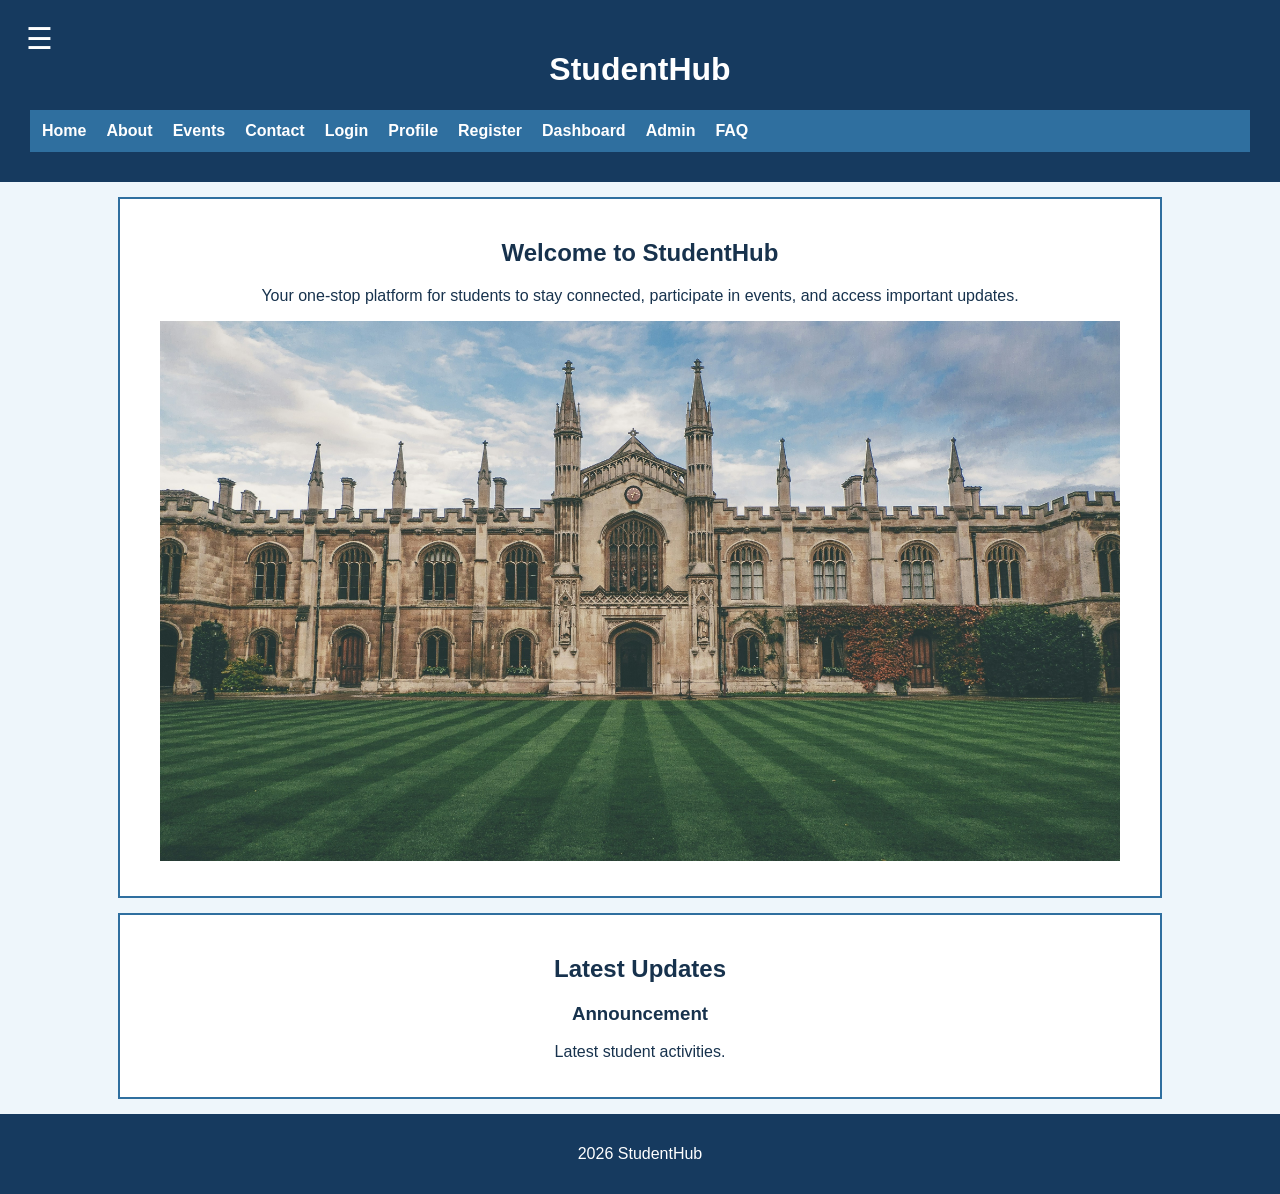
<file: Student_Hub/index.html>
<!DOCTYPE html>
<html lang="en">
<head>
    <meta charset="UTF-8">
    <meta name="viewport" content="width=device-width, initial-scale=1.0">
    <title>StudentHub - Home</title>
   
    <link rel="stylesheet" href="css.css">

</head>

<body>

<header>

    <header>


    <button class="hamburger" id="openMenu">☰</button>

    <h1 style="text-align:center;">StudentHub</h1>

    <nav aria-label="Main Navigation">
        <a href="index.html">Home</a>
        <a href="about.html">About</a>
        <a href="events.html">Events</a>
        <a href="contact.html">Contact</a>
        <a href="login.html">Login</a>
        <a href="profile.html">Profile</a>
        <a href="register.html">Register</a>
        <a href="dashboard.html">Dashboard</a>
        <a href="admin.html">Admin</a>
        <a href="faq.html">FAQ</a>
    </nav>

</header>


<div class="side-menu" id="sideMenu">

  
    <button class="close-menu" id="closeMenu">✕</button>

    <div class="student-info">
        <h2>25AIML004</h2>
        <p>Hinalkumar</p>
    </div>

    <div class="side-links">
        <a href="profile.html">👤 Profile</a>
        <a href="about.html">ℹ️ About</a>
        <a href="events.html">📅 Events</a>
        <a href="faq.html">❓ FAQ</a>
    </div>

</div>

<div class="overlay" id="overlay"></div>
</header>

<main>

<section>
    <h2>Welcome to StudentHub</h2>

    <p>Your one-stop platform for students to stay connected, participate in events, and access important updates.</p>

    <img src="bg.jpg" class="small-image">
</section>

<section>
    <h2>Latest Updates</h2>

    <article>
        <h3>Announcement</h3>
        <p>Latest student activities.</p>
    </article>
</section>

</main>
<script>

    const openMenu = document.getElementById("openMenu");
    const closeMenu = document.getElementById("closeMenu");
    const sideMenu = document.getElementById("sideMenu");
    const overlay = document.getElementById("overlay");


    // Open menu
    openMenu.addEventListener("click", function () {

        sideMenu.classList.add("active");
        overlay.classList.add("active");

    });


     closeMenu.addEventListener("click", function () {

        sideMenu.classList.remove("active");
        overlay.classList.remove("active");

    });


  
    overlay.addEventListener("click", function () {

        sideMenu.classList.remove("active");
        overlay.classList.remove("active");

    });

</script>
<footer>
    <p> 2026 StudentHub</p>
</footer>



</body>
</html>
</file>
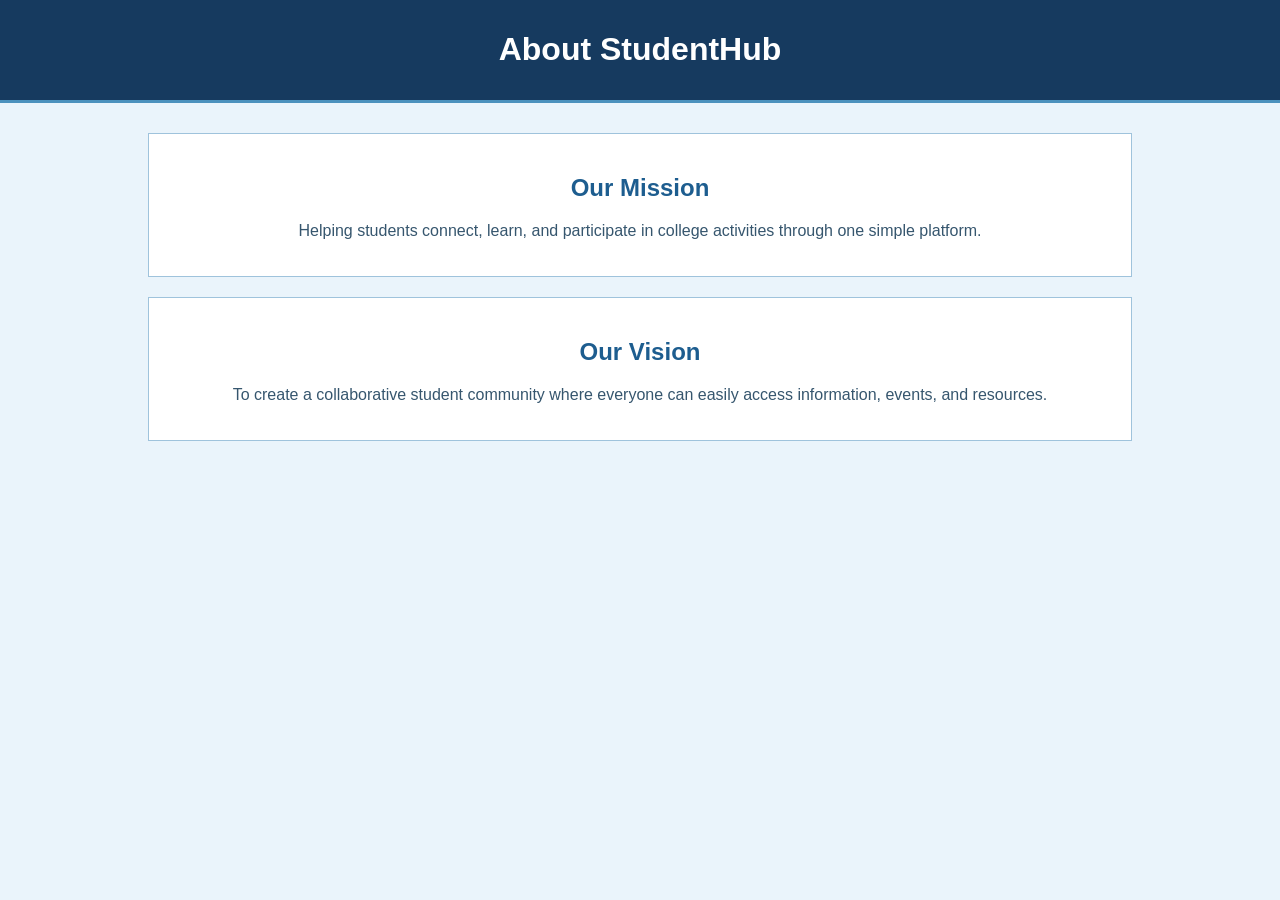
<file: Student_Hub/about.html>
<!DOCTYPE html>
<html lang="en">
<head>
<meta charset="UTF-8">
<meta name="viewport" content="width=device-width, initial-scale=1.0">
<title>About StudentHub</title>

 <link rel="stylesheet" href="css.css">

</head>

<body>

<header>
    <h1>About StudentHub</h1>
</header>

<main>

    <section>
        <h2>Our Mission</h2>
        <p>Helping students connect, learn, and participate in college activities through one simple platform.</p>
    </section>

    <section>
        <h2>Our Vision</h2>
        <p>To create a collaborative student community where everyone can easily access information, events, and resources.</p>
    </section>

</main>

 

</body>
</html>
</file>
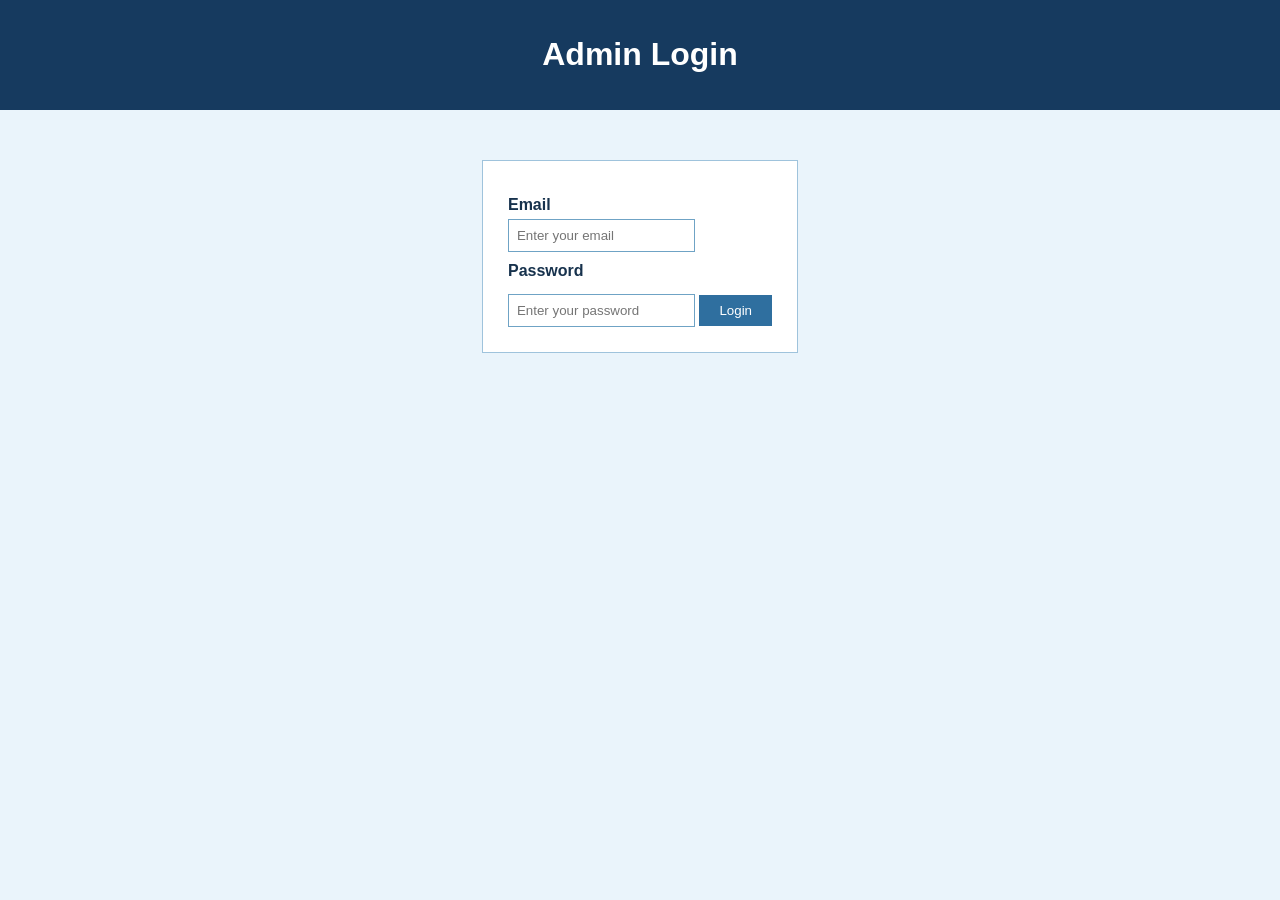
<file: Student_Hub/admin.html>
<!DOCTYPE html>
<html lang="en">
<head>
<meta charset="UTF-8">
<meta name="viewport" content="width=device-width, initial-scale=1.0">
<title>StudentHub Login</title>

 <link rel="stylesheet" href="css.css">
</head>

<body>

<header>
    <h1>Admin Login</h1>
</header>

<main>
    <form onsubmit="return validateForm()">
        <label for="email">Email</label>
        <input type="email" id="email" placeholder="Enter your email" required>

        <label for="password">Password</label>
        <input type="password" id="password" placeholder="Enter your password" required>

        <button type="submit">Login</button>
    </form>
</main>

<script>

function validateForm() {

    let email = document.getElementById("email").value;
    let password = document.getElementById("password").value;

    let passwordPattern = /^(?=.*[A-Z])(?=.*[a-z]).{6,}$/;

    if (!passwordPattern.test(password)) {
        alert("Password must be at least 6 characters and contain uppercase and lowercase letters");
        return false;
    }

    alert("Login Successful!");

    return false;
}

</script>

</body>
</html>
</file>
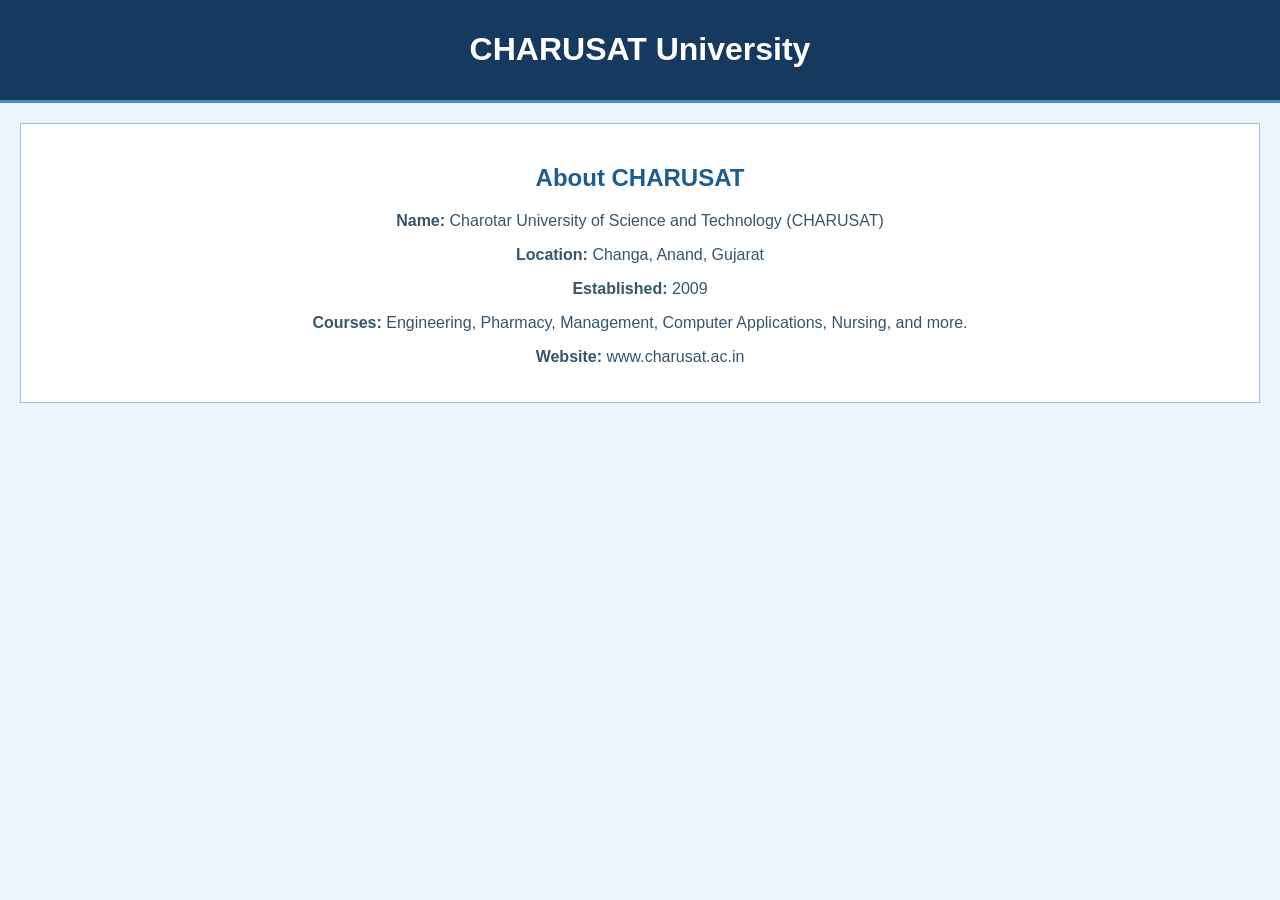
<file: Student_Hub/contact.html>
<!DOCTYPE html>
<html lang="en">
<head>
<meta charset="UTF-8">
<meta name="viewport" content="width=device-width, initial-scale=1.0">
<title>CHARUSAT Information</title>

 <link rel="stylesheet" href="css.css">

</head>
<body>

<header>
    <h1>CHARUSAT University</h1>
</header>

<section>
    <h2>About CHARUSAT</h2>
    <p><b>Name:</b> Charotar University of Science and Technology (CHARUSAT)</p>
    <p><b>Location:</b> Changa, Anand, Gujarat</p>
    <p><b>Established:</b> 2009</p>
    <p><b>Courses:</b> Engineering, Pharmacy, Management, Computer Applications, Nursing, and more.</p>
    <p><b>Website:</b> www.charusat.ac.in</p>
</section>



</body>
</html>
</file>
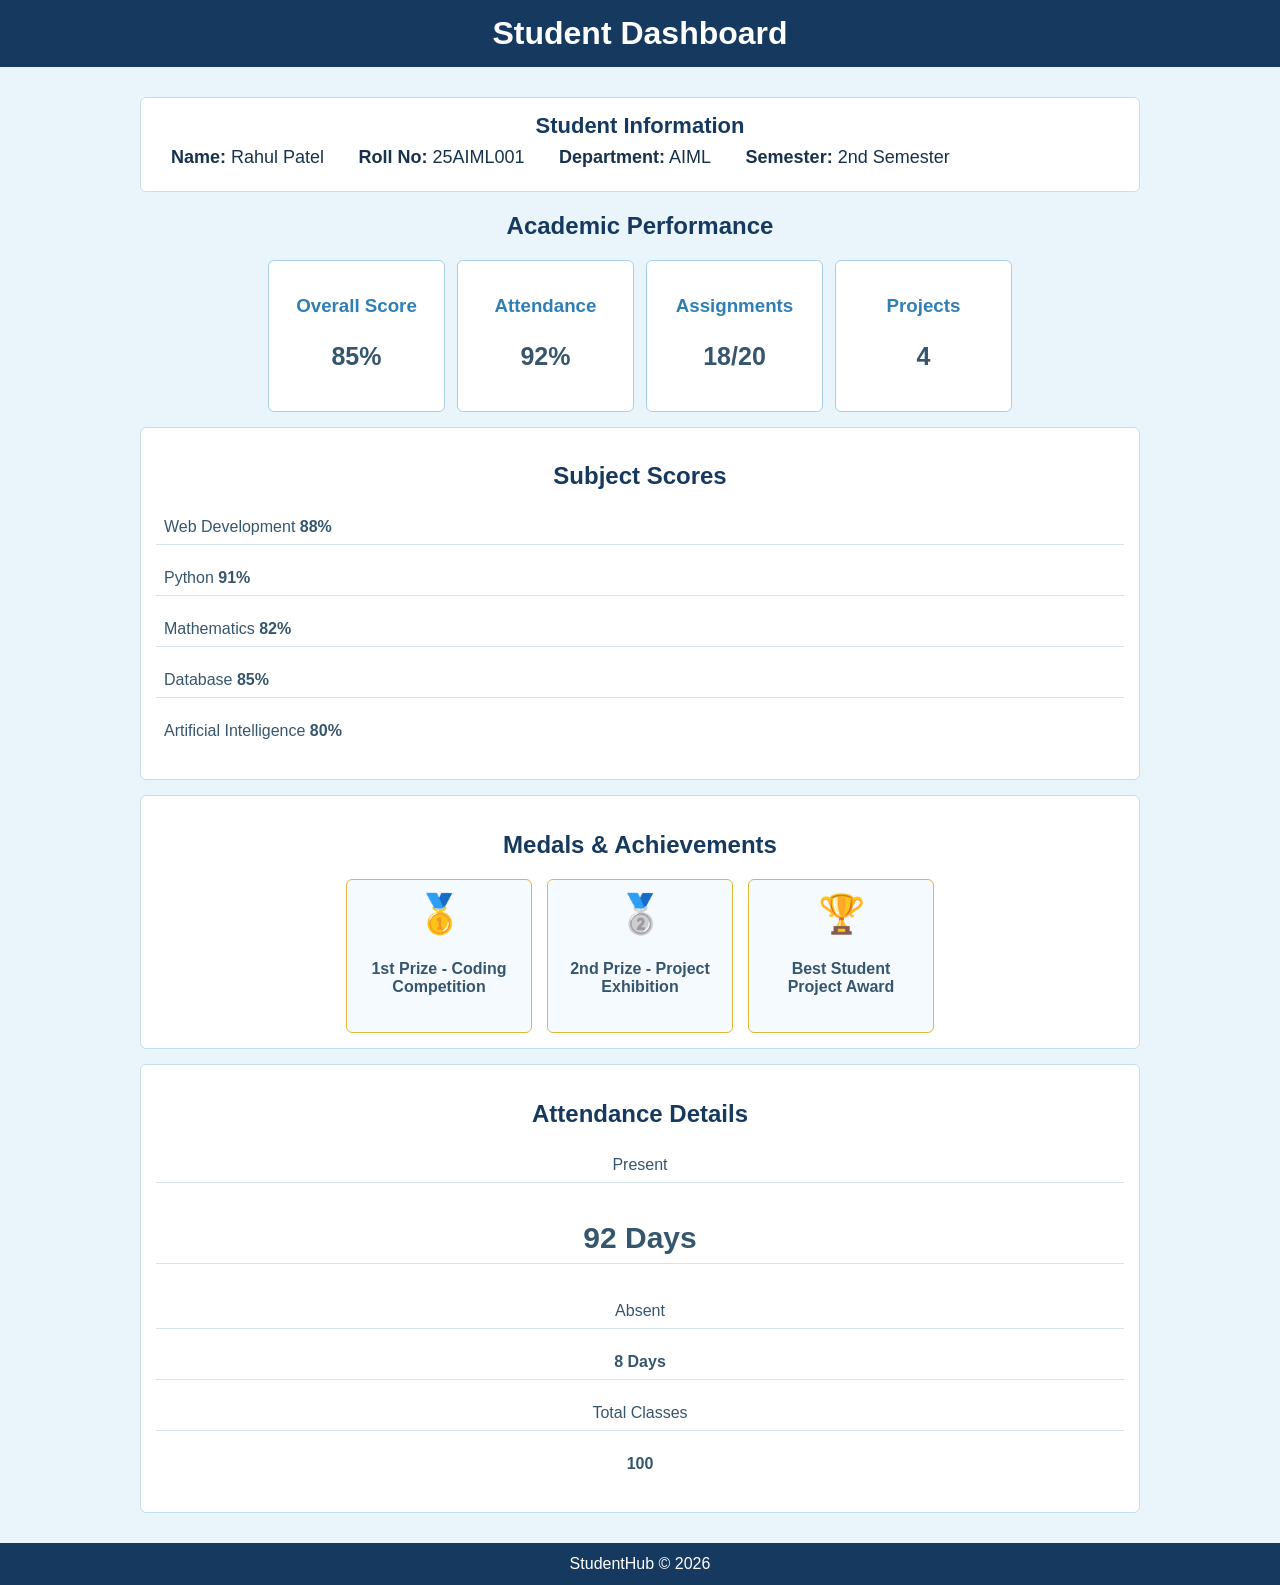
<file: Student_Hub/dashboard.html>
<!DOCTYPE html>
<html lang="en">

<head>
    <meta charset="UTF-8">
    <meta name="viewport" content="width=device-width, initial-scale=1.0">
    <title>Student Dashboard</title>

 <link rel="stylesheet" href="css.css">

</head>

<body>

    <header>
        <h1>Student Dashboard</h1>
    </header>

    

    <main>

        <div class="student-info">
            <h2>Student Information</h2>

            <p><b>Name:</b> Rahul Patel</p>
            <p><b>Roll No:</b> 25AIML001</p>
            <p><b>Department:</b> AIML</p>
            <p><b>Semester:</b> 2nd Semester</p>
        </div>


        <h2>Academic Performance</h2>

        <div class="cards">

            <div class="card">
                <h3>Overall Score</h3>
                <p class="score">85%</p>
            </div>

            <div class="card">
                <h3>Attendance</h3>
                <p class="score">92%</p>
            </div>

            <div class="card">
                <h3>Assignments</h3>
                <p class="score">18/20</p>
            </div>

            <div class="card">
                <h3>Projects</h3>
                <p class="score">4</p>
            </div>

        </div>


        <div class="details">

            <h2>Subject Scores</h2>

            <p>Web Development <b>88%</b></p>
            <p>Python <b>91%</b></p>
            <p>Mathematics <b>82%</b></p>
            <p>Database <b>85%</b></p>
            <p>Artificial Intelligence <b>80%</b></p>

        </div>


        <div class="details">

            <h2>Medals & Achievements</h2>

            <div class="medals">

                <div class="medal">
                    <div class="medal-icon">🥇</div>
                    <p>1st Prize - Coding Competition</p>
                </div>

                <div class="medal">
                    <div class="medal-icon">🥈</div>
                    <p>2nd Prize - Project Exhibition</p>
                </div>

                <div class="medal">
                    <div class="medal-icon">🏆</div>
                    <p>Best Student Project Award</p>
                </div>

            </div>

        </div>


        <div class="details attendance">

            <h2>Attendance Details</h2>

            <p>Present</p>
            <p class="attendance-number">92 Days</p>

            <p>Absent</p>
            <p><b>8 Days</b></p>

            <p>Total Classes</p>
            <p><b>100</b></p>

        </div>

    </main>


    <footer>
        <p>StudentHub © 2026</p>
    </footer>

</body>

</html>
</file>
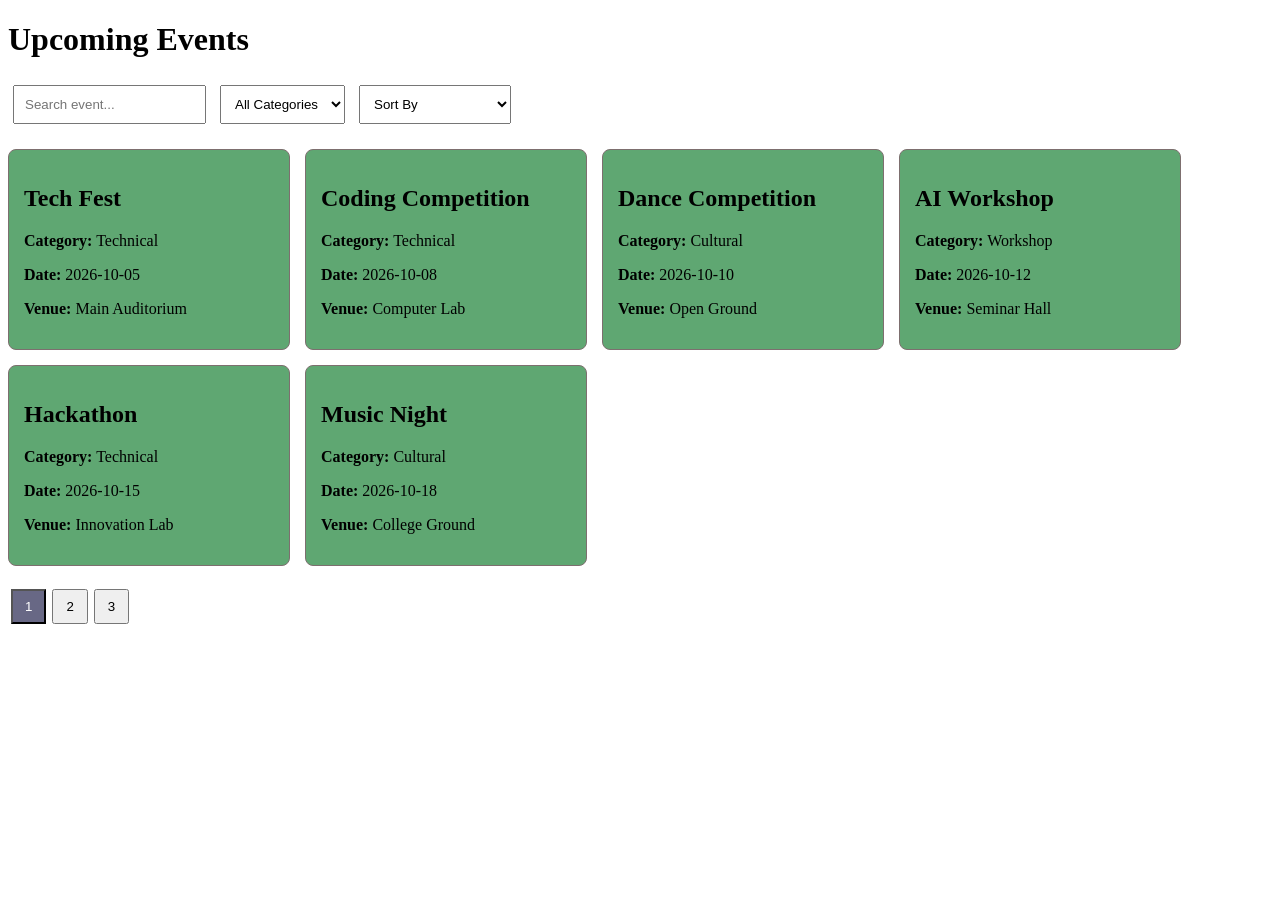
<file: Student_Hub/events.html>
<!DOCTYPE html>
<html lang="en">

<head>
    <meta charset="UTF-8">
    <meta name="viewport" content="width=device-width, initial-scale=1.0">

    <title>StudentHub - Events</title>

    <link rel="stylesheet" href="css.css">
</head>

<body>

    <header>
        <h1>Upcoming Events</h1>
    </header>

    <main>

        <input
            type="text"
            id="searchInput"
            placeholder="Search event..."
        >

        <select id="categoryFilter">
            <option value="all">All Categories</option>
            <option value="Technical">Technical</option>
            <option value="Cultural">Cultural</option>
            <option value="Workshop">Workshop</option>
            <option value="Sports">Sports</option>
        </select>

        <select id="sortSelect">

            <option value="">Sort By</option>

            <option value="nameAsc">
                Name A-Z
            </option>

            <option value="nameDesc">
                Name Z-A
            </option>

            <option value="dateAsc">
                Date: Oldest First
            </option>

            <option value="dateDesc">
                Date: Newest First
            </option>

        </select>


        <p id="loading" style="display:none;">
            Loading events...
        </p>


        <p id="error"></p>


        <div id="eventContainer"></div>


        <div id="pagination"></div>

    </main>


    <script src="events.js"></script>

</body>

</html>
</file>
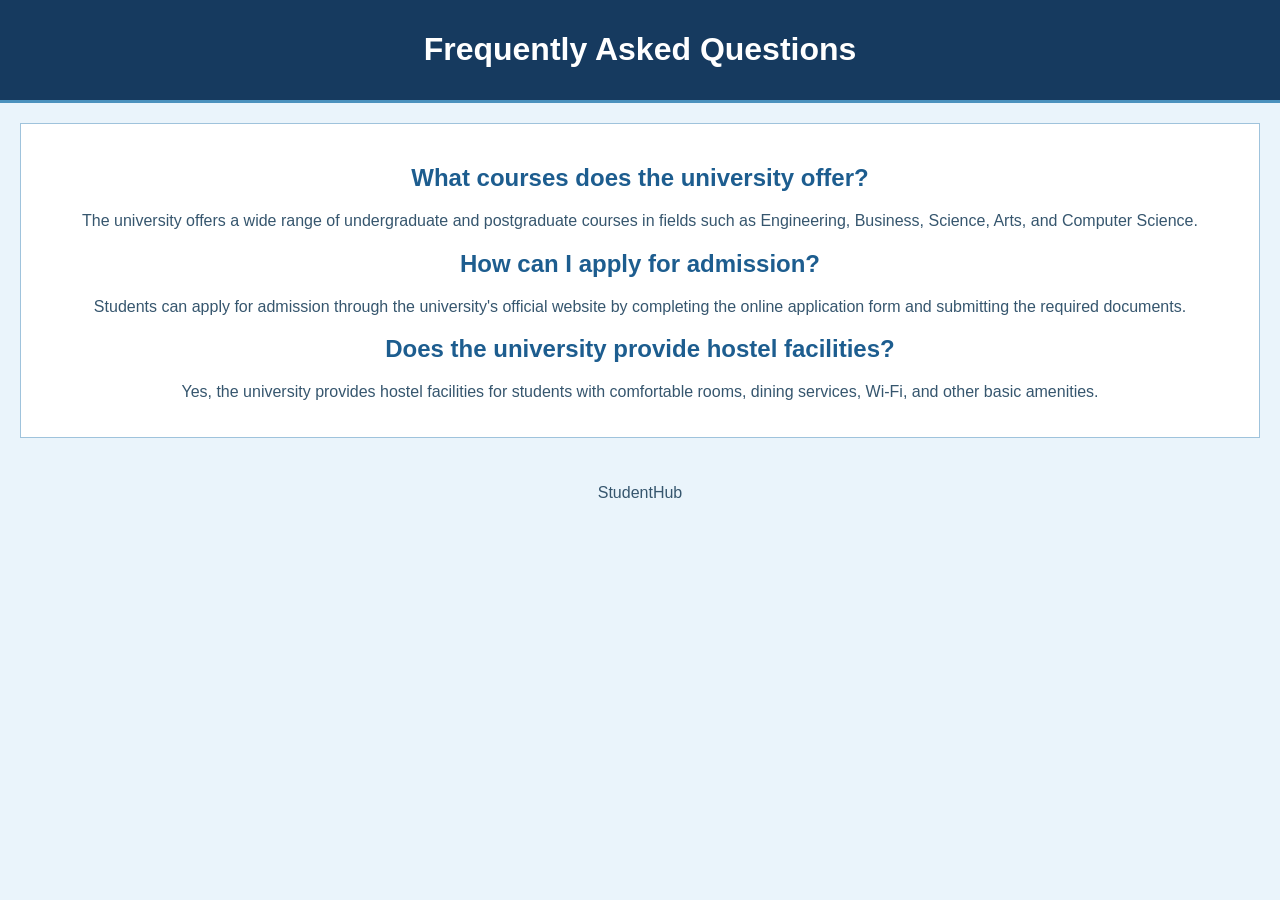
<file: Student_Hub/faq.html>
<!DOCTYPE html>
<html lang="en">
<head>
<meta charset="UTF-8">
<meta name="viewport" content="width=device-width, initial-scale=1.0">
<title>FAQ</title>

 <link rel="stylesheet" href="css.css">

</head>

<body>

<header>
    <h1>Frequently Asked Questions</h1>
</header>

<main>

<section>

<h2>What courses does the university offer?</h2>
<p>The university offers a wide range of undergraduate and postgraduate courses in fields such as Engineering, Business, Science, Arts, and Computer Science.</p>

<h2>How can I apply for admission?</h2>
<p>Students can apply for admission through the university's official website by completing the online application form and submitting the required documents.</p>

<h2>Does the university provide hostel facilities?</h2>
<p>Yes, the university provides hostel facilities for students with comfortable rooms, dining services, Wi-Fi, and other basic amenities.</p>

</section>

</main>

<footer>
<p>StudentHub</p>
</footer>

</body>
</html>
</file>
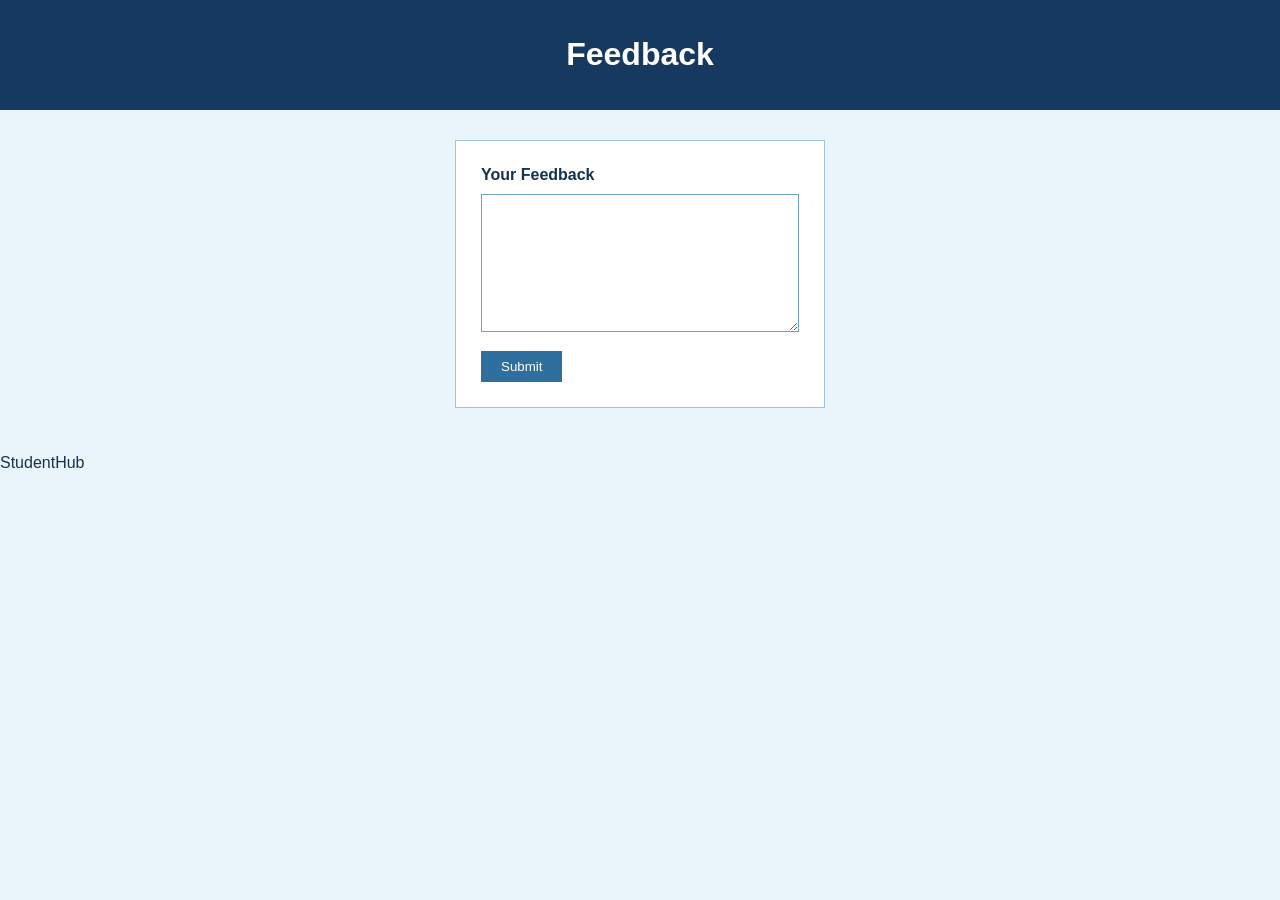
<file: Student_Hub/feedback.html>
<!DOCTYPE html>
<html lang="en">
<head>
<meta charset="UTF-8">
<meta name="viewport" content="width=device-width, initial-scale=1.0">
<title>Feedback</title>

<link rel="stylesheet" href="css.css">

</head>
<body>

<header>
<h1>Feedback</h1>
</header>

<main>

<form>

<label for="feedback">Your Feedback</label>

<textarea id="feedback"></textarea>

<button type="submit">Submit</button>

</form>

</main>

<footer>
<p>StudentHub</p>
</footer>

</body>
</html>
</file>
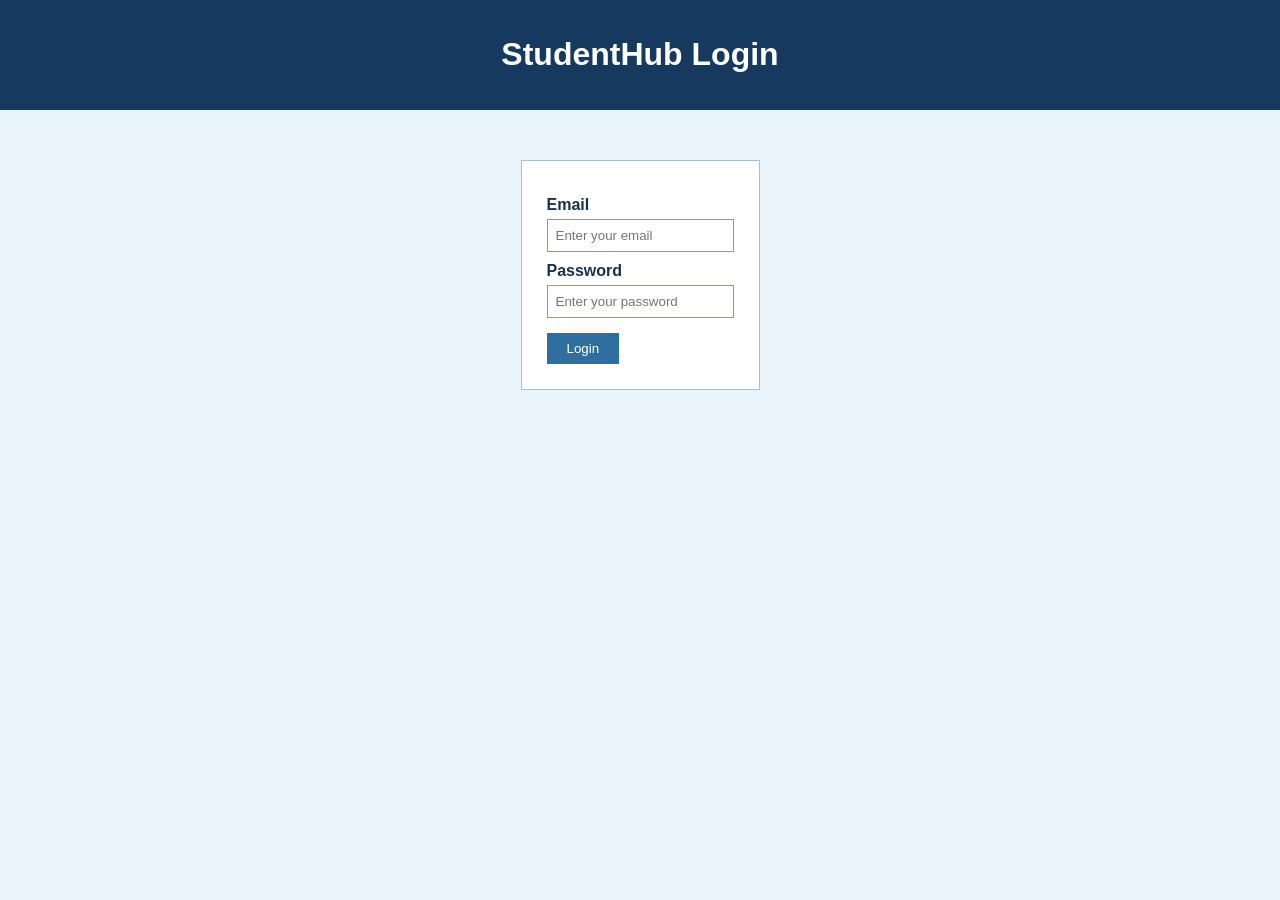
<file: Student_Hub/login.html>
<!DOCTYPE html>
<html lang="en">
<head>
<meta charset="UTF-8">
<meta name="viewport" content="width=device-width, initial-scale=1.0">
<title>StudentHub Login</title>

 <link rel="stylesheet" href="css.css">

</head>

<body>

<header>
    <h1>StudentHub Login</h1>
</header>

<main>

    <form onsubmit="return validateForm()">

        <label for="email">Email</label>
        <input type="text" id="email" placeholder="Enter your email" required>

        <label for="password">Password</label>
        <input type="password" id="password" placeholder="Enter your password" required>

        <br>

        <button type="submit">Login</button>

    </form>

</main>

<script>

function validateForm() {

    let email = document.getElementById("email").value;
    let password = document.getElementById("password").value;

   

    let passwordPattern = /^(?=.*[A-Z])(?=.*[a-z]).{6,}$/;

    if (!passwordPattern.test(password)) {
        alert("Password must be at least 6 characters and contain uppercase and lowercase letters");
        return false;
    }

   alert("Login Successful!");

    window.location.href = "register.html";

    return false;
}


</script>

</body>
</html>
</file>
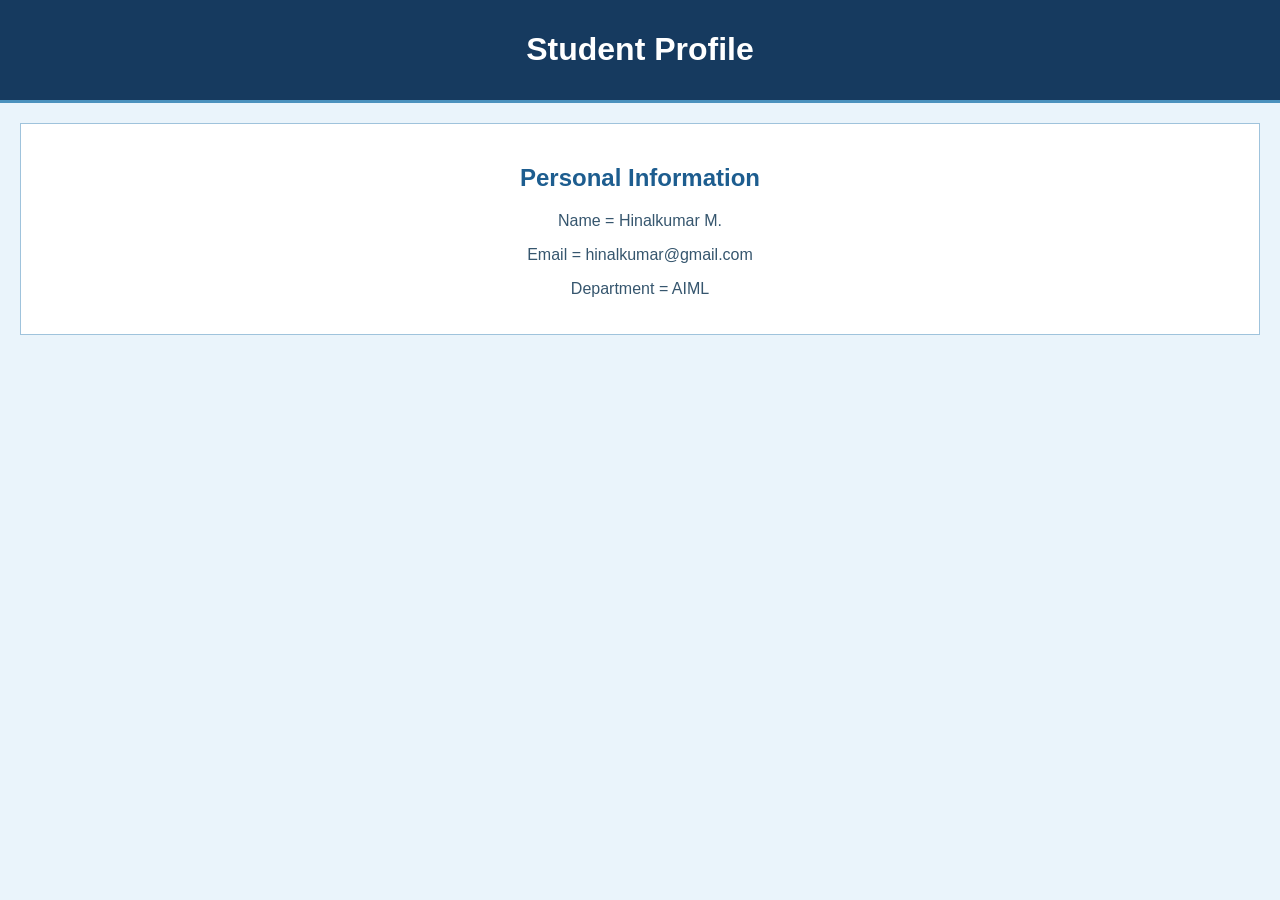
<file: Student_Hub/profile.html>
<!DOCTYPE html>
<html lang="en">
<head>
<meta charset="UTF-8">
<meta name="viewport" content="width=device-width, initial-scale=1.0">
<title>Profile</title>

 <link rel="stylesheet" href="css.css">

</head>
<body>

<header>
    <h1>Student Profile</h1>
</header>

<main>
<section>
    <h2>Personal Information</h2>
    <p>Name = Hinalkumar M.</p>
    <p>Email = hinalkumar@gmail.com</p>
    <p>Department = AIML</p>
</section>
</main>

</body>
</html>
</file>
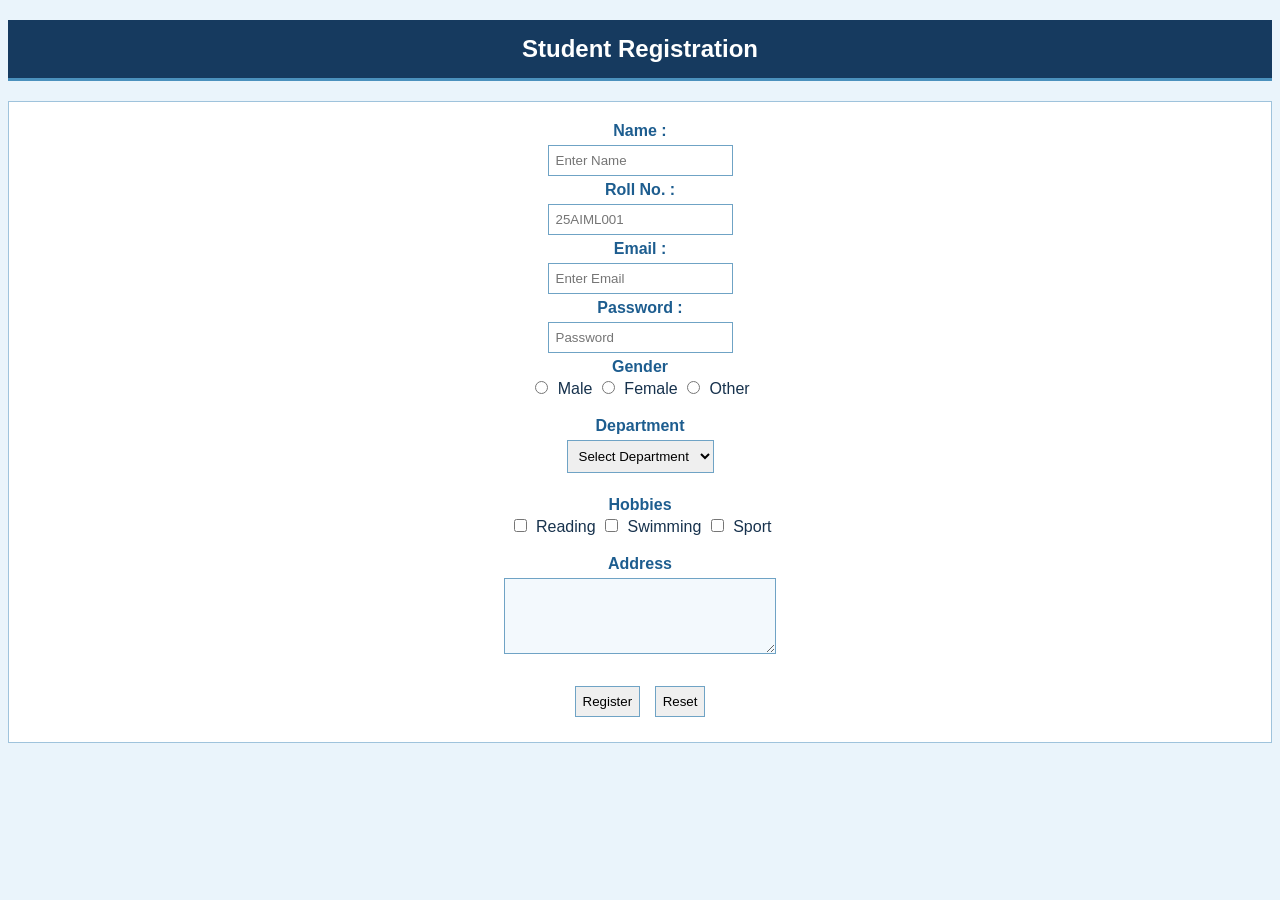
<file: Student_Hub/register.html>
<!DOCTYPE html>
<html lang="en">
<head>
<meta charset="UTF-8">
<meta name="viewport" content="width=device-width, initial-scale=1.0">
<title>Student Registration</title>

 <link rel="stylesheet" href="css.css">

</head>

<body>

<h2>Student Registration</h2>

<form onsubmit="return registerStudent()">

    <label>Name :</label><br>
    <input type="text" id="name" placeholder="Enter Name" required><br>

    <label>Roll No. :</label><br>
    <input type="text" id="roll" placeholder="25AIML001" required><br>

    <label>Email :</label><br>
    <input type="text" id="email" placeholder="Enter Email" required><br>

    <label>Password :</label><br>
    <input type="password" id="password" placeholder="Password" required><br>

<label>Gender</label><br>

<input type="radio" name="gender" value="Male"> Male
<input type="radio" name="gender" value="Female"> Female
<input type="radio" name="gender" value="Other"> Other

    <br><br>

    <label>Department</label><br>

    <select id="department">
        <option value="">Select Department</option>
        <option value="CE">CE</option>
        <option value="IT">IT</option>
        <option value="AIML">AIML</option>
        <option value="EC">EC</option>
    </select>

    <br><br>

    <label>Hobbies</label><br>

    <input type="checkbox" id="reading"> Reading
    <input type="checkbox" id="swimming"> Swimming
    <input type="checkbox" id="sport"> Sport

    <br><br>

    <label>Address</label><br>
    <textarea id="address" rows="4" cols="30"></textarea>

    <br><br>

    <input type="submit" value="Register">
    
    <input type="reset" value="Reset">

</form>

<script>

function registerStudent() {

    let name = document.getElementById("name").value;
    let roll = document.getElementById("roll").value;
    let email = document.getElementById("email").value;
    let password = document.getElementById("password").value;
     
    let department = document.getElementById("department").value;
    let address = document.getElementById("address").value;

   let gender = document.querySelector('input[name="gender"]:checked');

  if (!gender) {
    alert("Please select your gender");
    return false;
    }

    gender = gender.value;

  
    if (name == "") {
        alert("Please enter your Name");
        return false;
    }


 
    let rollPattern = /^[0-9]{2}[A-Z]{4}[0-9]{3}$/;

    if (!rollPattern.test(roll)) {
        alert("Please enter Roll No. like 25AIML001");
        return false;
    }



    let emailPattern = /^[^\s@]+@[^\s@]+\.[^\s@]+$/;

    if (!emailPattern.test(email)) {
        alert("Please enter a valid Email");
        return false;
    }


    let passwordPattern = /^(?=.*[A-Z])(?=.*[a-z]).{6,}$/;

    if (!passwordPattern.test(password)) {
        alert("Password must be at least 6 characters and contain uppercase and lowercase letters");
        return false;
    }


    if (gender == "") {
        alert("Please select Gender");
        return false;
    }


    if (department == "") {
        alert("Please select Department");
        return false;
    }


    if (address == "") {
        alert("Please enter your Address");
        return false;
    }


    alert("Registration Successful!");

    return false;
}

</script>

</body>
</html>
</file>
<file: Student_Hub/css.css>
body:has(nav a[href="index.html"]) {
    margin: 0;
    font-family: Arial, sans-serif;
    background-color: #eef6fb;
    color: #17324d;
}

body:has(nav a[href="index.html"]) header {
    background-color: #163a5f;
    color: white;
    text-align: center;
    padding: 15px;
}

body:has(nav a[href="index.html"]) nav {
    display: flex;
    justify-content: left;
    gap: 20px;
    flex-wrap: wrap;
    background-color: #2f6f9f;
    padding: 12px;
}

body:has(nav a[href="index.html"]) nav a {
    color: white;
    text-decoration: none;
    font-weight: bold;
}

body:has(nav a[href="index.html"]) section {
    border: 2px solid #2f6f9f;
    background-color: #ffffff;
    padding: 20px;
    text-align: center;
    margin: 15px auto;
    max-width: 1000px;
}

body:has(nav a[href="index.html"]) .small-image {
    width: 100%;
    max-width: 960px;
    aspect-ratio: 16 / 9;
    height: auto;
    object-fit: cover;
    display: block;
    margin: 15px auto;
}

body:has(nav a[href="index.html"]) footer {
    text-align: center;
    background-color: #163a5f;
    color: white;
    padding: 15px;
}


body:has(main > section + section):not(:has(.student-info)) {
    font-family: Arial, sans-serif;
    background-color: #eaf4fb;
    margin: 0;
}

body:has(main > section + section):not(:has(.student-info)) header {
    background-color: #163a5f;
    color: white;
    text-align: center;
    padding: 15px;
}

body:has(main > section + section):not(:has(.student-info)) main {
    width: 80%;
    margin: 30px auto;
}

body:has(main > section + section):not(:has(.student-info)) section {
    background-color: white;
    border: 1px solid #9fc3dc;
    padding: 20px;
    margin-bottom: 20px;
}

body:has(main > section + section):not(:has(.student-info)) h2 {
    color: #1d5d8f;
}

body:has(main > section + section):not(:has(.student-info)) footer {
    text-align: center;
    padding: 15px;
    color: #526b7d;
}


body:has(article h2) {
    font-family: Arial, sans-serif;
    background-color: #eaf4fb;
    margin: 0;
}

body:has(article h2) header {
    background-color: #163a5f;
    color: white;
    text-align: center;
    padding: 15px;
}

body:has(article h2) article {
    background-color: white;
    border: 1px solid #9fc3dc;
    margin: 20px;
    padding: 15px;
}

body:has(article h2) article h2 {
    color: #1d5d8f;
}

body:has(article h2) footer {
    text-align: center;
    padding: 10px;
    color: #526b7d;
}


/* =========================
   FAQ PAGE
   ========================= */
body:has(section h2 + p):not(:has(.student-info)) {
    background-color: #eaf4fb;
    text-align: center;
    font-family: Arial, sans-serif;
    margin: 0;
}

body:has(section h2 + p):not(:has(.student-info)) header {
    background-color: #163a5f;
    color: white;
    padding: 15px;
}

body:has(section h2 + p):not(:has(.student-info)) section {
    background-color: white;
    border: 1px solid #9fc3dc;
    padding: 20px;
    margin: 20px;
}

body:has(section h2 + p):not(:has(.student-info)) h2 {
    color: #1d5d8f;
}

body:has(section h2 + p):not(:has(.student-info)) p {
    color: #36566e;
}

body:has(section h2 + p):not(:has(.student-info)) footer {
    padding: 10px;
}


body:has(#feedback) {
    font-family: Arial, sans-serif;
    background-color: #eaf4fb;
    margin: 0;
    color: #17324d;
}

body:has(#feedback) header {
    background-color: #163a5f;
    color: white;
    text-align: center;
    padding: 15px;
}

body:has(#feedback) main {
    display: flex;
    justify-content: center;
    padding: 30px;
}

body:has(#feedback) form {
    background-color: white;
    border: 1px solid #9fc3dc;
    padding: 25px;
}

body:has(#feedback) label {
    display: block;
    font-weight: bold;
    margin-bottom: 10px;
}

body:has(#feedback) textarea {
    width: 300px;
    height: 120px;
    border: 1px solid #6fa3c5;
    padding: 8px;
}

body:has(#feedback) button {
    display: block;
    margin-top: 15px;
    padding: 8px 20px;
    background-color: #2f6f9f;
    color: white;
    border: 0;
}


body:has(input#email):has(input#password):has(form button[type="submit"]):not(:has(#department)) {
    font-family: Arial, sans-serif;
    background-color: #eaf4fb;
    margin: 0;
}

body:has(input#email):has(input#password):has(form button[type="submit"]):not(:has(#department)) header {
    background-color: #163a5f;
    color: white;
    text-align: center;
    padding: 15px;
}

body:has(input#email):has(input#password):has(form button[type="submit"]):not(:has(#department)) main {
    display: flex;
    justify-content: center;
    margin-top: 50px;
}

body:has(input#email):has(input#password):has(form button[type="submit"]):not(:has(#department)) form {
    background-color: white;
    border: 1px solid #9fc3dc;
    padding: 25px;
}

body:has(input#email):has(input#password):has(form button[type="submit"]):not(:has(#department)) label {
    display: block;
    margin-top: 10px;
    font-weight: bold;
    color: #17324d;
}

body:has(input#email):has(input#password):has(form button[type="submit"]):not(:has(#department)) input {
    padding: 8px;
    margin-top: 5px;
    border: 1px solid #6fa3c5;
}

body:has(input#email):has(input#password):has(form button[type="submit"]):not(:has(#department)) button {
    margin-top: 15px;
    padding: 8px 20px;
    background-color: #2f6f9f;
    color: white;
    border: 0;
}


/* =========================
   PROFILE PAGE
   ========================= */
body:has(section p:first-of-type):not(:has(.student-info)):not(:has(#department)) {
    background-color: #eaf4fb;
    color: #17324d;
    text-align: center;
    font-family: Arial, sans-serif;
}

body:has(section p:first-of-type):not(:has(.student-info)):not(:has(#department)) header {
    background-color: #163a5f;
    color: white;
    padding: 10px;
    border-bottom: 3px solid #4b91bd;
}

body:has(section p:first-of-type):not(:has(.student-info)):not(:has(#department)) section {
    background-color: white;
    border: 1px solid #9fc3dc;
    padding: 20px;
    margin: 20px;
}

body:has(section p:first-of-type):not(:has(.student-info)):not(:has(#department)) h1 {
    color: white;
}

body:has(section p:first-of-type):not(:has(.student-info)):not(:has(#department)) h2 {
    color: #1d5d8f;
}

body:has(section p:first-of-type):not(:has(.student-info)):not(:has(#department)) p {
    color: #36566e;
}


body:has(#department):has(#address):has(input[type="radio"]) {
    background-color: #eaf4fb;
    text-align: center;
    color: #17324d;
    font-family: Arial, sans-serif;
}

body:has(#department):has(#address):has(input[type="radio"]) > h2 {
    background-color: #163a5f;
    color: white;
    padding: 15px;
    border-bottom: 3px solid #4b91bd;
}

body:has(#department):has(#address):has(input[type="radio"]) form {
    background-color: white;
    border: 1px solid #9fc3dc;
    padding: 20px;
}

body:has(#department):has(#address):has(input[type="radio"]) label {
    color: #1d5d8f;
    font-weight: bold;
}

body:has(#department):has(#address):has(input[type="radio"]) input,
body:has(#department):has(#address):has(input[type="radio"]) select,
body:has(#department):has(#address):has(input[type="radio"]) textarea {
    border: 1px solid #6fa3c5;
    padding: 7px;
    margin: 5px;
}

body:has(#department):has(#address):has(input[type="radio"]) input[type="radio"],
body:has(#department):has(#address):has(input[type="radio"]) input[type="checkbox"] {
    accent-color: #2f6f9f;
}

body:has(#department):has(#address):has(input[type="radio"]) textarea {
    background-color: #f3f9fd;
}


body:has(.student-info):has(.cards):has(.medals) {
    background-color: #eaf4fb;
    font-family: Arial, sans-serif;
    margin: 0;
    color: #17324d;
}

body:has(.student-info):has(.cards):has(.medals) header {
    background-color: #163a5f;
    color: white;
    text-align: center;
    padding: 15px;
}

body:has(.student-info):has(.cards):has(.medals) header h1 {
    margin: 0;
}

body:has(.student-info):has(.cards):has(.medals) nav {
    background-color: #2f6f9f;
    padding: 10px;
    text-align: center;
}

body:has(.student-info):has(.cards):has(.medals) nav a {
    color: white;
    text-decoration: none;
    margin: 0 15px;
    font-weight: bold;
}

body:has(.student-info):has(.cards):has(.medals) main {
    padding: 15px;
    max-width: 1000px;
    margin: auto;
}

body:has(.student-info):has(.cards):has(.medals) .student-info,
body:has(.student-info):has(.cards):has(.medals) .details {
    background-color: white;
    border: 1px solid #c5dce9;
    border-radius: 6px;
    padding: 15px;
    margin: 15px auto;
}

body:has(.student-info):has(.cards):has(.medals) .student-info h2,
body:has(.student-info):has(.cards):has(.medals) h2 {
    color: #163a5f;
    text-align: center;
}

body:has(.student-info):has(.cards):has(.medals) .student-info p {
    display: inline-block;
    margin: 8px 15px;
    color: #17324d;
}

body:has(.student-info):has(.cards):has(.medals) .cards {
    display: flex;
    justify-content: center;
    gap: 12px;
    flex-wrap: wrap;
    margin-bottom: 15px;
}

body:has(.student-info):has(.cards):has(.medals) .card {
    background-color: white;
    border: 1px solid #a9cfe5;
    border-radius: 6px;
    padding: 15px;
    width: 145px;
    text-align: center;
}

body:has(.student-info):has(.cards):has(.medals) .card h3 {
    color: #2f7fb5;
}

body:has(.student-info):has(.cards):has(.medals) .card p {
    color: #36566e;
}

body:has(.student-info):has(.cards):has(.medals) .score {
    font-size: 25px;
    font-weight: bold;
    color: #1d5d8f;
}

body:has(.student-info):has(.cards):has(.medals) .details p {
    padding: 8px;
    border-bottom: 1px solid #d6e4ec;
    color: #36566e;
}

body:has(.student-info):has(.cards):has(.medals) .details p:last-child {
    border-bottom: none;
}

body:has(.student-info):has(.cards):has(.medals) .medals {
    display: flex;
    justify-content: center;
    gap: 15px;
    flex-wrap: wrap;
}

body:has(.student-info):has(.cards):has(.medals) .medal {
    background-color: #f5faff;
    border: 1px solid #e0b93b;
    border-radius: 6px;
    padding: 12px;
    width: 160px;
    text-align: center;
}

body:has(.student-info):has(.cards):has(.medals) .medal-icon {
    font-size: 38px;
}

body:has(.student-info):has(.cards):has(.medals) .medal p {
    font-weight: bold;
    color: #36566e;
}

body:has(.student-info):has(.cards):has(.medals) .attendance {
    text-align: center;
}

body:has(.student-info):has(.cards):has(.medals) .attendance-number {
    font-size: 30px;
    font-weight: bold;
    color: #1d5d8f;
}

body:has(.student-info):has(.cards):has(.medals) footer {
    background-color: #163a5f;
    color: white;
    text-align: center;
    padding: 12px;
}

body:has(.student-info):has(.cards):has(.medals) footer p {
    margin: 0;
}


body:has(h1):has(form input[type="email"]):has(input[type="password"]):not(:has(#department)) {
    font-family: Arial, sans-serif;
    background-color: #eaf4fb;
    margin: 0;
}

body:has(h1):has(form input[type="email"]):has(input[type="password"]):not(:has(#department)) header {
    background-color: #163a5f;
    color: white;
    text-align: center;
    padding: 15px;
}

body:has(h1):has(form input[type="email"]):has(input[type="password"]):not(:has(#department)) main {
    display: flex;
    justify-content: center;
    margin-top: 50px;
}

body:has(h1):has(form input[type="email"]):has(input[type="password"]):not(:has(#department)) label {
    display: block;
    margin-top: 10px;
    font-weight: bold;
    color: #17324d;
}

body:has(h1):has(form input[type="email"]):has(input[type="password"]):not(:has(#department)) form {
    background-color: white;
    border: 1px solid #9fc3dc;
    padding: 25px;
}

body:has(h1):has(form input[type="email"]):has(input[type="password"]):not(:has(#department)) input {
    border: 1px solid #6fa3c5;
    padding: 8px;
    margin-top: 5px;
}

body:has(h1):has(form input[type="email"]):has(input[type="password"]):not(:has(#department)) button {
    margin-top: 15px;
    padding: 8px 20px;
    background-color: #2f6f9f;
    color: white;
    border: 0;
}

body:has(h1):has(form input[type="email"]):has(input[type="password"]):not(:has(#department)) footer {
    text-align: center;
    margin-top: 30px;
    color: #526b7d;
}



.hamburger {
    position: absolute;
    left: 20px;
    top: 20px;

    font-size: 30px;
    background: none;
    border: none;
    color: white;
    cursor: pointer;

    z-index: 1001;
}



.side-menu {
    position: fixed;
    top: 0;
    left: -320px;

    width: 300px;
    height: 100vh;

    background-color: white;

    box-shadow: 3px 0 10px rgba(0, 0, 0, 0.3);

    z-index: 1000;

    transition: left 0.3s ease;
}

 .side-menu.active {
    left: 0;
}


 
.close-menu {
    position: absolute;
    top: 15px;
    right: 20px;

    font-size: 25px;

    background: none;
    border: none;

    cursor: pointer;

    color: #333;
}


 
.student-info {
    padding: 70px 25px 25px 25px;

    background-color: #f2f2f2;

    border-bottom: 1px solid #ddd;
}

.student-info h2 {
    margin: 0;

    font-size: 22px;
}

.student-info p {
    margin-top: 8px;

    font-size: 18px;

    color: #555;
}


 
.side-links {
    display: flex;
    flex-direction: column;
}

.side-links a {
    padding: 18px 25px;

    text-decoration: none;

    color: #222;

    font-size: 18px;

    border-bottom: 1px solid #eee;

    transition: background 0.2s;
}





.overlay {
    position: fixed;

    top: 0;
    left: 0;

    width: 100%;
    height: 100%;

    background: rgba(0, 0, 0, 0.5);

    z-index: 999;

    display: none;
}

.overlay.active {
    display: block;
}

#searchInput,
#categoryFilter,
#sortSelect {
    padding: 10px;
    margin: 5px;
}

#eventContainer {
    display: flex;
    flex-wrap: wrap;
    gap: 15px;
    margin-top: 20px;
}

.event-card {
    width: 250px;
    padding: 15px;
    background: rgb(95, 167, 114);
    border: 1px solid #7d6f6f;
    border-radius: 8px;
}

#pagination {
    margin-top: 20px;
}

.page-button {
    padding: 8px 12px;
    margin: 3px;
}

.active {
    background: rgb(104, 104, 133);
    color: white;
}
</file>
